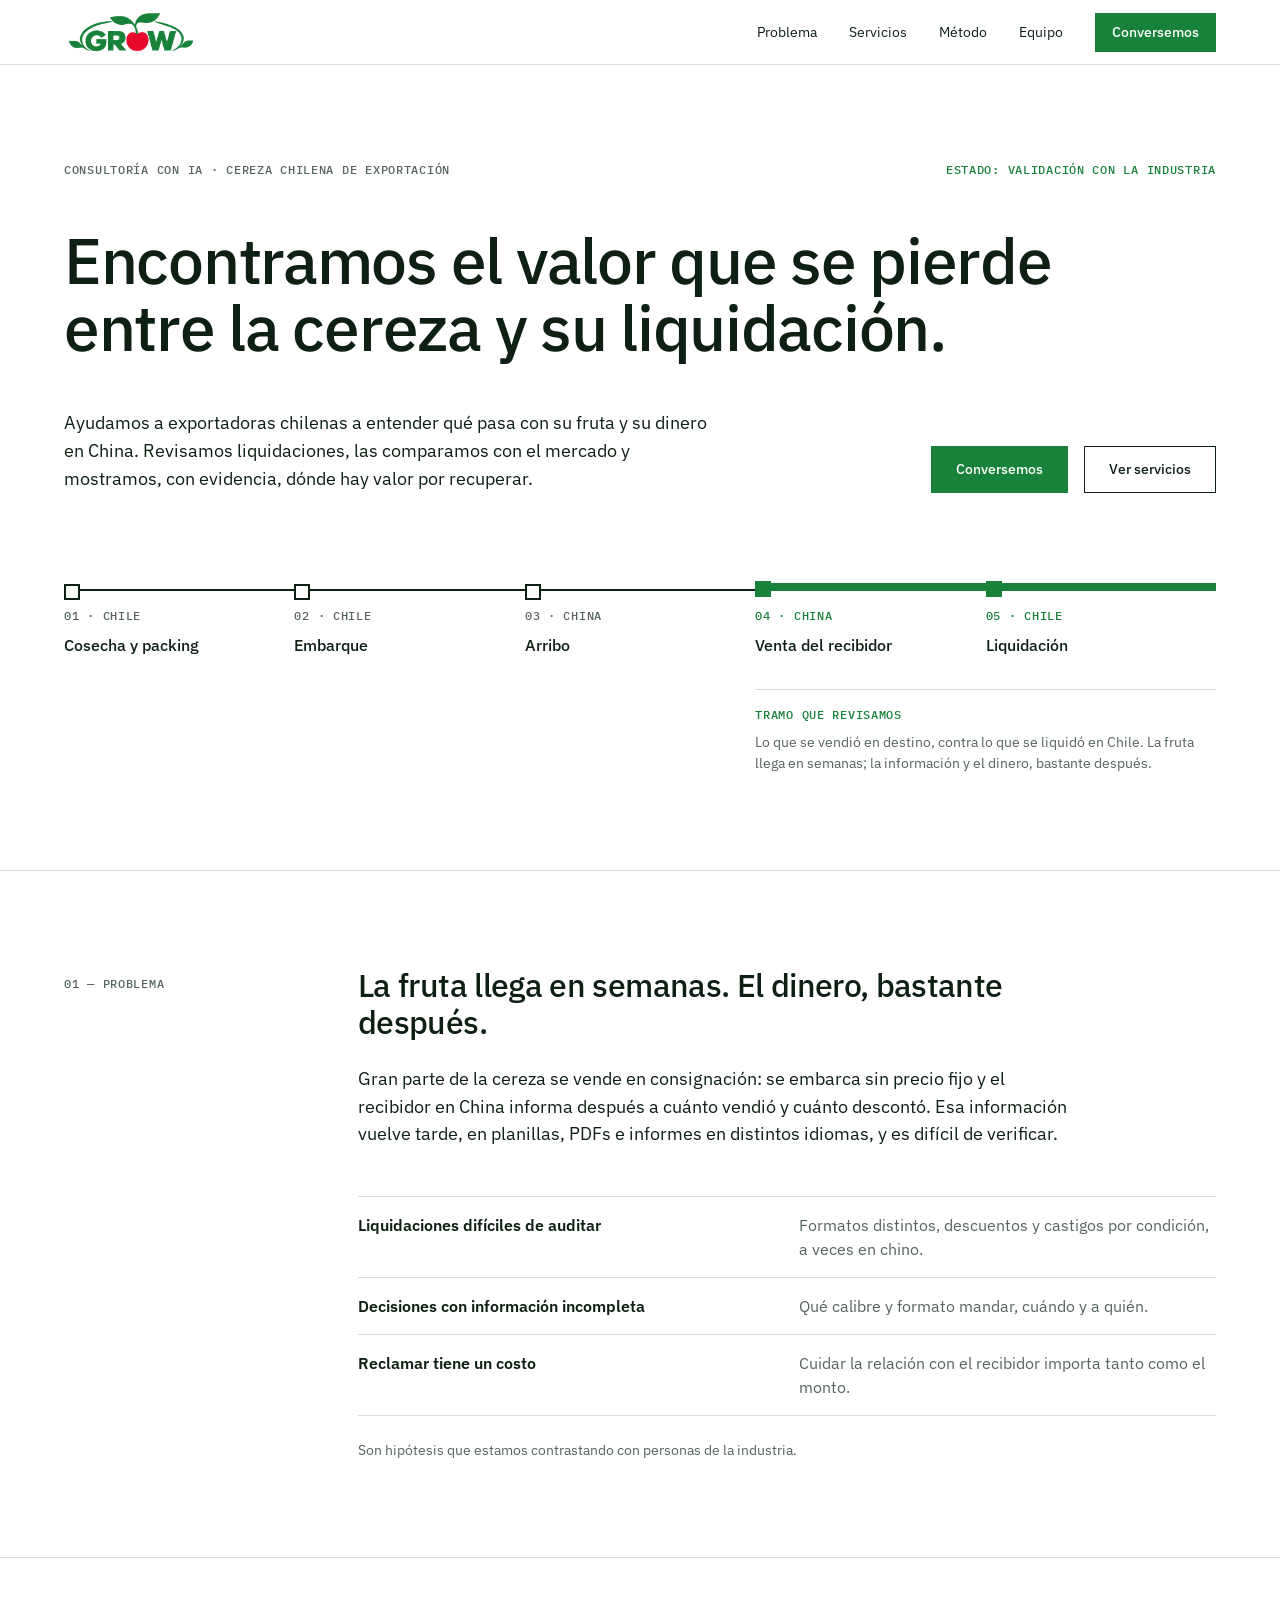
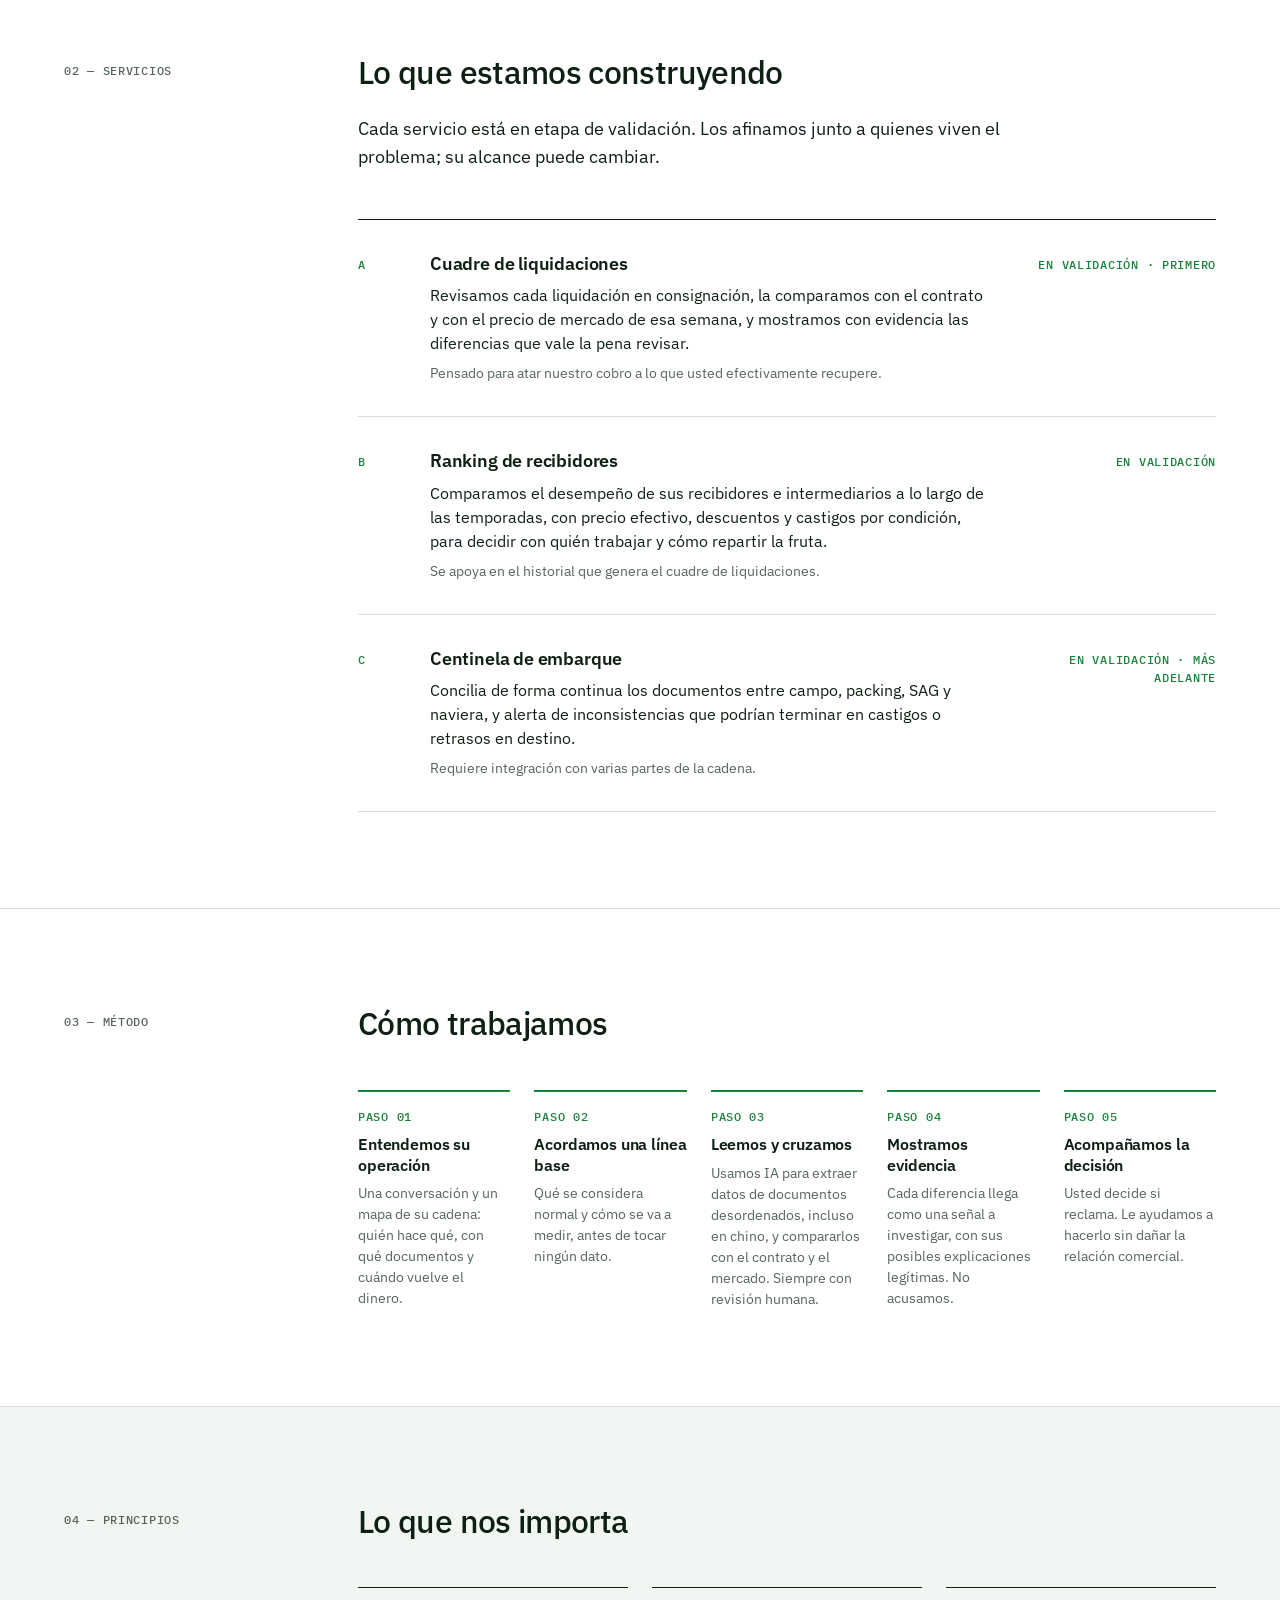
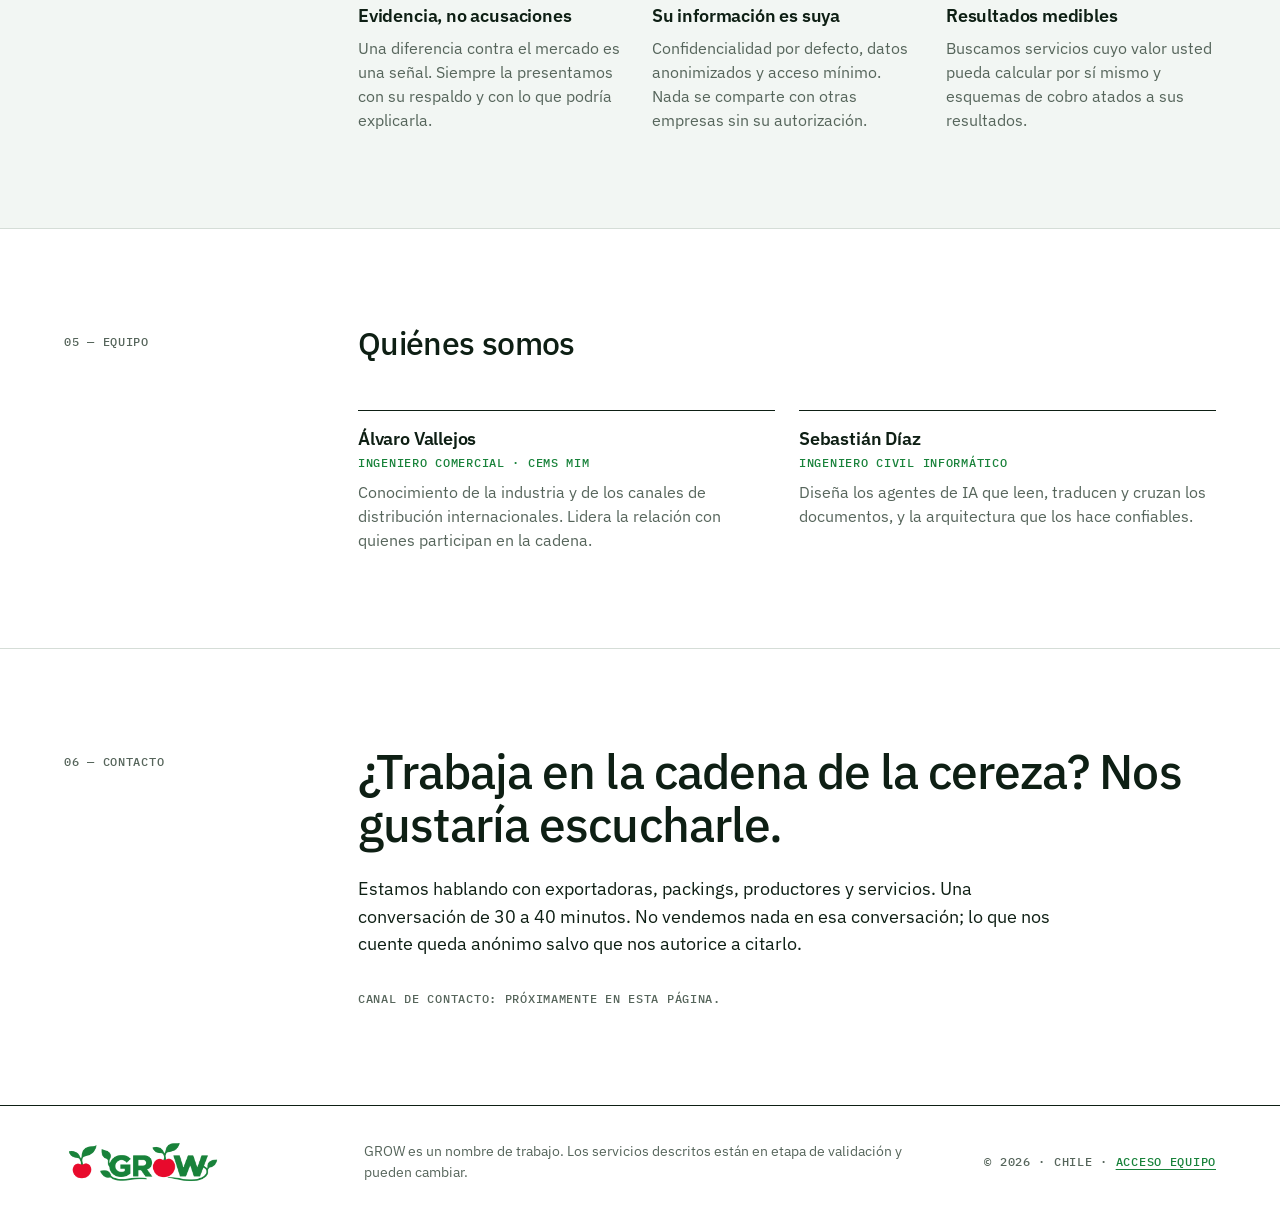
<file: index.html>
<!doctype html>
<html lang="es-CL">
<head>
  <meta charset="utf-8">
  <meta name="viewport" content="width=device-width, initial-scale=1">
  <title>GROW · Consultoría con IA para la cereza chilena de exportación</title>
  <meta name="description" content="Ayudamos a exportadoras chilenas de cereza a entender qué pasa con su fruta y su dinero en China: revisamos liquidaciones, comparamos con el mercado y mostramos dónde hay valor por recuperar.">
  <meta property="og:title" content="GROW · Consultoría con IA para la cereza chilena">
  <meta property="og:description" content="Encontramos el valor que se pierde entre la cereza y su liquidación.">
  <meta property="og:type" content="website">
  <meta name="theme-color" content="#FFFFFF">
  <meta property="og:image" content="https://sebxdixz.github.io/grow-web/assets/marca/og.png">
  <meta property="og:image:width" content="1200">
  <meta property="og:image:height" content="630">
  <meta name="twitter:card" content="summary_large_image">
  <link rel="icon" type="image/png" sizes="32x32" href="assets/marca/favicon-32.png">
  <link rel="apple-touch-icon" href="assets/marca/apple-touch-icon.png">
  <link rel="preconnect" href="https://fonts.googleapis.com">
  <link rel="preconnect" href="https://fonts.gstatic.com" crossorigin>
  <link rel="stylesheet" href="https://fonts.googleapis.com/css2?family=IBM+Plex+Mono:wght@400;500&family=IBM+Plex+Sans:wght@400;500;600&display=swap">
  <link rel="stylesheet" href="styles.css">
</head>
<body>
  <a class="skip" href="#contenido">Saltar al contenido</a>

  <header class="top">
    <div class="wrap bar">
      <a class="brand" href="#" aria-label="GROW, inicio"><img src="assets/marca/logotipo-web.png" alt="GROW" width="446" height="160"></a>
      <button class="menu-btn" id="menuBtn" aria-expanded="false" aria-controls="nav">Menú</button>
      <nav id="nav" aria-label="Principal">
        <a href="#problema">Problema</a>
        <a href="#servicios">Servicios</a>
        <a href="#metodo">Método</a>
        <a href="#equipo">Equipo</a>
        <a class="btn" href="#contacto">Conversemos</a>
      </nav>
    </div>
  </header>

  <main id="contenido">
    <section class="hero">
      <div class="wrap">
        <div class="hero-meta">
          <span class="mono">Consultoría con IA · Cereza chilena de exportación</span>
          <span class="mono green">Estado: validación con la industria</span>
        </div>
        <h1>Encontramos el valor que se pierde entre la cereza y su liquidación.</h1>
        <div class="hero-foot">
          <p class="lead">Ayudamos a exportadoras chilenas a entender qué pasa con su fruta y su dinero en China. Revisamos liquidaciones, las comparamos con el mercado y mostramos, con evidencia, dónde hay valor por recuperar.</p>
          <div class="actions">
            <a class="btn" href="#contacto">Conversemos</a>
            <a class="btn btn-line" href="#servicios">Ver servicios</a>
          </div>
        </div>

        <figure class="track" aria-labelledby="trackCap">
          <ol>
            <li><span class="mono">01 · Chile</span><strong>Cosecha y packing</strong></li>
            <li><span class="mono">02 · Chile</span><strong>Embarque</strong></li>
            <li><span class="mono">03 · China</span><strong>Arribo</strong></li>
            <li class="hl"><span class="mono">04 · China</span><strong>Venta del recibidor</strong></li>
            <li class="hl"><span class="mono">05 · Chile</span><strong>Liquidación</strong></li>
          </ol>
          <figcaption id="trackCap"><span class="mono green">Tramo que revisamos</span> Lo que se vendió en destino, contra lo que se liquidó en Chile. La fruta llega en semanas; la información y el dinero, bastante después.</figcaption>
        </figure>
      </div>
    </section>

    <section id="problema" class="sec">
      <div class="wrap grid">
        <p class="label mono">01 — Problema</p>
        <div class="body">
          <h2>La fruta llega en semanas. El dinero, bastante después.</h2>
          <p class="text">Gran parte de la cereza se vende en consignación: se embarca sin precio fijo y el recibidor en China informa después a cuánto vendió y cuánto descontó. Esa información vuelve tarde, en planillas, PDFs e informes en distintos idiomas, y es difícil de verificar.</p>
          <dl class="rows">
            <div><dt>Liquidaciones difíciles de auditar</dt><dd>Formatos distintos, descuentos y castigos por condición, a veces en chino.</dd></div>
            <div><dt>Decisiones con información incompleta</dt><dd>Qué calibre y formato mandar, cuándo y a quién.</dd></div>
            <div><dt>Reclamar tiene un costo</dt><dd>Cuidar la relación con el recibidor importa tanto como el monto.</dd></div>
          </dl>
          <p class="note">Son hipótesis que estamos contrastando con personas de la industria.</p>
        </div>
      </div>
    </section>

    <section id="servicios" class="sec">
      <div class="wrap grid">
        <p class="label mono">02 — Servicios</p>
        <div class="body">
          <h2>Lo que estamos construyendo</h2>
          <p class="text">Cada servicio está en etapa de validación. Los afinamos junto a quienes viven el problema; su alcance puede cambiar.</p>
          <ol class="services">
            <li>
              <span class="mono idx">A</span>
              <div>
                <h3>Cuadre de liquidaciones</h3>
                <p>Revisamos cada liquidación en consignación, la comparamos con el contrato y con el precio de mercado de esa semana, y mostramos con evidencia las diferencias que vale la pena revisar.</p>
                <p class="meta">Pensado para atar nuestro cobro a lo que usted efectivamente recupere.</p>
              </div>
              <span class="mono green status">En validación · primero</span>
            </li>
            <li>
              <span class="mono idx">B</span>
              <div>
                <h3>Ranking de recibidores</h3>
                <p>Comparamos el desempeño de sus recibidores e intermediarios a lo largo de las temporadas, con precio efectivo, descuentos y castigos por condición, para decidir con quién trabajar y cómo repartir la fruta.</p>
                <p class="meta">Se apoya en el historial que genera el cuadre de liquidaciones.</p>
              </div>
              <span class="mono green status">En validación</span>
            </li>
            <li>
              <span class="mono idx">C</span>
              <div>
                <h3>Centinela de embarque</h3>
                <p>Concilia de forma continua los documentos entre campo, packing, SAG y naviera, y alerta de inconsistencias que podrían terminar en castigos o retrasos en destino.</p>
                <p class="meta">Requiere integración con varias partes de la cadena.</p>
              </div>
              <span class="mono green status">En validación · más adelante</span>
            </li>
          </ol>
        </div>
      </div>
    </section>

    <section id="metodo" class="sec">
      <div class="wrap grid">
        <p class="label mono">03 — Método</p>
        <div class="body">
          <h2>Cómo trabajamos</h2>
          <ol class="steps">
            <li><span class="mono green">Paso 01</span><h3>Entendemos su operación</h3><p>Una conversación y un mapa de su cadena: quién hace qué, con qué documentos y cuándo vuelve el dinero.</p></li>
            <li><span class="mono green">Paso 02</span><h3>Acordamos una línea base</h3><p>Qué se considera normal y cómo se va a medir, antes de tocar ningún dato.</p></li>
            <li><span class="mono green">Paso 03</span><h3>Leemos y cruzamos</h3><p>Usamos IA para extraer datos de documentos desordenados, incluso en chino, y compararlos con el contrato y el mercado. Siempre con revisión humana.</p></li>
            <li><span class="mono green">Paso 04</span><h3>Mostramos evidencia</h3><p>Cada diferencia llega como una señal a investigar, con sus posibles explicaciones legítimas. No acusamos.</p></li>
            <li><span class="mono green">Paso 05</span><h3>Acompañamos la decisión</h3><p>Usted decide si reclama. Le ayudamos a hacerlo sin dañar la relación comercial.</p></li>
          </ol>
        </div>
      </div>
    </section>

    <section class="sec tint">
      <div class="wrap grid">
        <p class="label mono">04 — Principios</p>
        <div class="body">
          <h2>Lo que nos importa</h2>
          <div class="cols3">
            <div><h3>Evidencia, no acusaciones</h3><p>Una diferencia contra el mercado es una señal. Siempre la presentamos con su respaldo y con lo que podría explicarla.</p></div>
            <div><h3>Su información es suya</h3><p>Confidencialidad por defecto, datos anonimizados y acceso mínimo. Nada se comparte con otras empresas sin su autorización.</p></div>
            <div><h3>Resultados medibles</h3><p>Buscamos servicios cuyo valor usted pueda calcular por sí mismo y esquemas de cobro atados a sus resultados.</p></div>
          </div>
        </div>
      </div>
    </section>

    <section id="equipo" class="sec">
      <div class="wrap grid">
        <p class="label mono">05 — Equipo</p>
        <div class="body">
          <h2>Quiénes somos</h2>
          <div class="cols2">
            <div>
              <h3>Álvaro Vallejos</h3>
              <p class="mono role">Ingeniero Comercial · CEMS MIM</p>
              <p>Conocimiento de la industria y de los canales de distribución internacionales. Lidera la relación con quienes participan en la cadena.</p>
            </div>
            <div>
              <h3>Sebastián Díaz</h3>
              <p class="mono role">Ingeniero Civil Informático</p>
              <p>Diseña los agentes de IA que leen, traducen y cruzan los documentos, y la arquitectura que los hace confiables.</p>
            </div>
          </div>
        </div>
      </div>
    </section>

    <section id="contacto" class="sec">
      <div class="wrap grid">
        <p class="label mono">06 — Contacto</p>
        <div class="body">
          <h2 class="big">¿Trabaja en la cadena de la cereza? Nos gustaría escucharle.</h2>
          <p class="text">Estamos hablando con exportadoras, packings, productores y servicios. Una conversación de 30 a 40 minutos. No vendemos nada en esa conversación; lo que nos cuente queda anónimo salvo que nos autorice a citarlo.</p>
          <a class="btn" id="contactBtn" href="#contacto" hidden>Escríbanos</a>
          <p class="mono muted" id="contactFallback">Canal de contacto: próximamente en esta página.</p>
        </div>
      </div>
    </section>
  </main>

  <footer class="foot">
    <div class="wrap foot-grid">
      <img class="foot-logo" src="assets/marca/imagotipo-web.png" alt="GROW" width="528" height="160" loading="lazy">
      <p>GROW es un nombre de trabajo. Los servicios descritos están en etapa de validación y pueden cambiar.</p>
      <p class="mono">© <span id="year">2026</span> · Chile · <a href="intranet/" rel="nofollow">Acceso equipo</a></p>
    </div>
  </footer>

  <script src="site.js"></script>
</body>
</html>
</file>
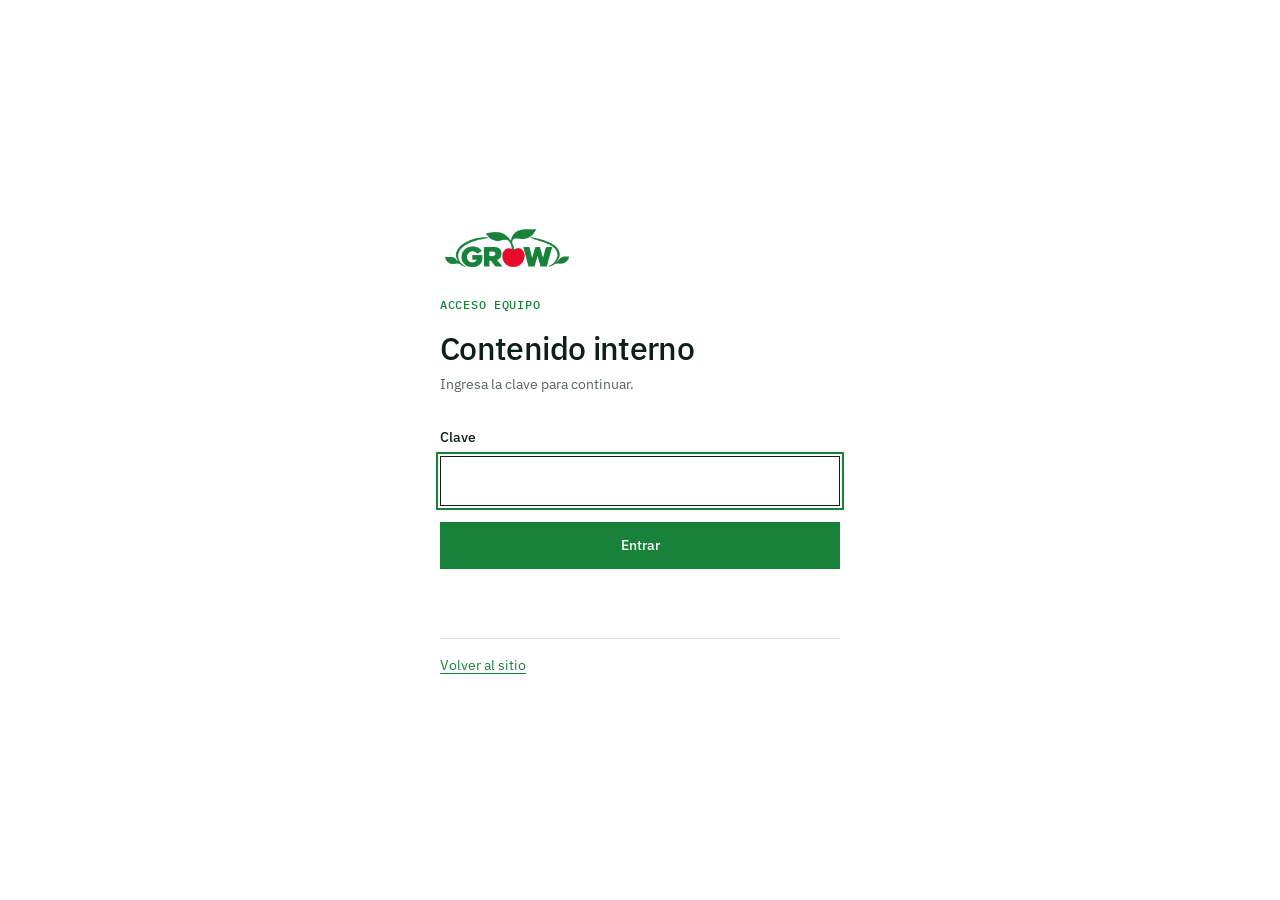
<file: intranet/index.html>
<!doctype html>
<html lang="es-CL">
<head>
  <meta charset="utf-8">
  <meta name="viewport" content="width=device-width, initial-scale=1">
  <meta name="robots" content="noindex,nofollow">
  <link rel="icon" type="image/png" sizes="32x32" href="../assets/marca/favicon-32.png">
  <title>GROW · Acceso equipo</title>
  <link rel="preconnect" href="https://fonts.googleapis.com">
  <link rel="preconnect" href="https://fonts.gstatic.com" crossorigin>
  <link rel="stylesheet" href="https://fonts.googleapis.com/css2?family=IBM+Plex+Mono:wght@500&family=IBM+Plex+Sans:wght@400;500;600&display=swap">
  <style>
    :root{--paper:#FFFFFF;--ink:#0E1F14;--green:#18823A;--green-d:#116A2E;--muted:#56655B;--rule:#D5DDD7}
    *{box-sizing:border-box}
    body{margin:0;min-height:100vh;display:grid;place-items:center;background:var(--paper);font:400 16px/1.5 "IBM Plex Sans",system-ui,-apple-system,"Segoe UI",Roboto,Arial,sans-serif;color:var(--ink)}
    .gate{width:min(400px,calc(100vw - 32px))}
    .logo{height:48px;width:auto;display:block;margin:0 0 24px}
    .mono{font:500 12px/1.5 "IBM Plex Mono",ui-monospace,Menlo,Consolas,monospace;letter-spacing:.06em;text-transform:uppercase;color:var(--green);margin:0 0 16px}
    h1{font-weight:500;font-size:32px;line-height:1.15;letter-spacing:-.02em;margin:0 0 8px}
    p{color:var(--muted);margin:0 0 32px;font-size:14px}
    label{display:block;font-size:14px;font-weight:500;margin-bottom:8px}
    input{width:100%;padding:12px 16px;border:1px solid var(--ink);border-radius:0;background:var(--paper);color:var(--ink);font:inherit}
    input:focus-visible,button:focus-visible,a:focus-visible{outline:2px solid var(--green);outline-offset:2px}
    button{margin-top:16px;width:100%;padding:12px 24px;border:1px solid var(--green);border-radius:0;background:var(--green);color:var(--paper);font:500 14px/1.5 "IBM Plex Sans",system-ui,sans-serif;cursor:pointer}
    button:hover{background:var(--green-d);border-color:var(--green-d)}
    button:disabled{opacity:.6;cursor:progress}
    #msg{min-height:1.5em;margin:16px 0 0;color:var(--ink);font-size:14px}
    .back{display:inline-block;margin-top:32px;padding-top:16px;border-top:1px solid var(--rule);width:100%;color:var(--green);font-size:14px;text-underline-offset:3px}
  </style>
</head>
<body>
  <main class="gate">
    <img class="logo" src="../assets/marca/logotipo-web.png" alt="GROW" width="446" height="160">
    <p class="mono">Acceso equipo</p>
    <h1>Contenido interno</h1>
    <p>Ingresa la clave para continuar.</p>
    <form id="f" autocomplete="off">
      <label for="pw">Clave</label>
      <input id="pw" type="password" autocomplete="current-password" required autofocus>
      <button id="go" type="submit">Entrar</button>
      <p id="msg" role="alert"></p>
    </form>
    <a class="back" href="../">Volver al sitio</a>
  </main>

  <script src="vault.js"></script>
  <script>
  (function () {
    'use strict';
    var V = window.GROW_VAULT;
    var f = document.getElementById('f'), pw = document.getElementById('pw'), msg = document.getElementById('msg'), go = document.getElementById('go');
    var enc = new TextEncoder(), dec = new TextDecoder();

    function fromB64(s) { var b = atob(s), u = new Uint8Array(b.length); for (var i = 0; i < b.length; i++) u[i] = b.charCodeAt(i); return u; }
    function toB64(u) { var s = ''; for (var i = 0; i < u.length; i++) s += String.fromCharCode(u[i]); return btoa(s); }
    function safe(js) { return String(js).replace(/<\/(script)/gi, '<\\/$1'); }

    async function deriveKey(pass, salt, iter) {
      var km = await crypto.subtle.importKey('raw', enc.encode(pass), 'PBKDF2', false, ['deriveKey']);
      return crypto.subtle.deriveKey({ name: 'PBKDF2', salt: salt, iterations: iter, hash: 'SHA-256' }, km, { name: 'AES-GCM', length: 256 }, false, ['encrypt', 'decrypt']);
    }

    function launch(parts, key, salt, iter) {
      // Permite re-cifrar el contenido con la misma clave al exportar.
      window.__growSeal = async function (newData) {
        var iv = crypto.getRandomValues(new Uint8Array(12));
        var payload = JSON.stringify({ body: parts.body, css: parts.css, js: parts.js, data: newData });
        var ct = new Uint8Array(await crypto.subtle.encrypt({ name: 'AES-GCM', iv: iv }, key, enc.encode(payload)));
        return { v: 1, kdf: 'PBKDF2-SHA256', iter: iter, salt: toB64(salt), iv: toB64(iv), ct: toB64(ct) };
      };
      var page = '<!doctype html><html lang="es-CL"><head><meta charset="utf-8"><meta name="viewport" content="width=device-width, initial-scale=1">' +
        '<meta name="robots" content="noindex,nofollow"><title>GROW · Intranet</title><style>' + parts.css + '</style></head><body>' + parts.body +
        '<script>window.GROW_DATA = ' + safe(JSON.stringify(parts.data)) + ';<\/script><script>' + safe(parts.js) + '<\/script></body></html>';
      document.open(); document.write(page); document.close();
    }

    f.addEventListener('submit', async function (ev) {
      ev.preventDefault();
      if (!V || !window.crypto || !crypto.subtle) { msg.textContent = 'Este navegador no soporta el acceso seguro (requiere HTTPS).'; return; }
      go.disabled = true; msg.textContent = 'Verificando…';
      try {
        var salt = fromB64(V.salt), iter = V.iter;
        var key = await deriveKey(pw.value, salt, iter);
        var plain = await crypto.subtle.decrypt({ name: 'AES-GCM', iv: fromB64(V.iv) }, key, fromB64(V.ct));
        var parts = JSON.parse(dec.decode(plain));
        launch(parts, key, salt, iter);
      } catch (e) {
        await new Promise(function (r) { setTimeout(r, 900); });
        msg.textContent = 'Clave incorrecta.';
        pw.select(); go.disabled = false;
      }
    });
  })();
  </script>
</body>
</html>
</file>
<file: styles.css>
/* Sistema visual: ver README.md. No agregar valores fuera de estos tokens. */
:root{
  --paper:#FFFFFF; --ink:#0E1F14; --green:#18823A; --green-d:#116A2E; --cherry:#E80A2C;
  --muted:#56655B; --rule:#D5DDD7; --tint:#F2F6F3;
  --sans:"IBM Plex Sans",system-ui,-apple-system,"Segoe UI",Roboto,Arial,sans-serif;
  --mono:"IBM Plex Mono",ui-monospace,"SFMono-Regular",Menlo,Consolas,monospace;
  --wrap:1200px; --gut:24px;
}
*{box-sizing:border-box}
[hidden]{display:none!important}
html{scroll-padding-top:64px}
body{margin:0;background:var(--paper);color:var(--ink);font:400 16px/1.5 var(--sans);-webkit-font-smoothing:antialiased}
a{color:var(--green);text-underline-offset:3px}
a:hover{color:var(--green-d)}
p{margin:0}
:focus-visible{outline:2px solid var(--green);outline-offset:2px}
.skip{position:absolute;left:-999px;top:8px;background:var(--paper);padding:8px 16px;z-index:9}
.skip:focus{left:8px}
.wrap{max-width:var(--wrap);margin:0 auto;padding:0 var(--gut)}

/* tipografía */
h1,h2,h3{margin:0;font-weight:500;letter-spacing:-.02em;color:var(--ink)}
h1{font-size:64px;line-height:1.05;max-width:16em}
h2{font-size:32px;line-height:1.15;max-width:22em}
h2.big{font-size:48px;line-height:1.1}
h3{font-size:18px;line-height:1.3;font-weight:600;letter-spacing:-.01em}
.mono{font:500 12px/1.5 var(--mono);letter-spacing:.06em;text-transform:uppercase;color:var(--muted)}
.green{color:var(--green)}
.muted{color:var(--muted)}

/* botones */
.btn{display:inline-block;background:var(--green);color:var(--paper);border:1px solid var(--green);padding:12px 24px;font:500 14px/1.5 var(--sans);text-decoration:none}
.btn:hover{background:var(--green-d);border-color:var(--green-d);color:var(--paper)}
.btn-line{background:transparent;color:var(--ink);border-color:var(--ink)}
.btn-line:hover{background:var(--ink);border-color:var(--ink);color:var(--paper)}

/* cabecera */
.top{position:sticky;top:0;z-index:5;background:var(--paper);border-bottom:1px solid var(--rule)}
.bar{display:flex;align-items:center;justify-content:space-between;height:64px}
.brand{display:inline-flex;align-items:center}
.brand img{height:48px;width:auto;display:block}
nav{display:flex;align-items:center;gap:32px}
nav a:not(.btn){color:var(--ink);text-decoration:none;font-size:14px}
nav a:not(.btn):hover{color:var(--green);text-decoration:underline}
nav .btn{padding:8px 16px}
.menu-btn{display:none;background:var(--paper);border:1px solid var(--ink);padding:8px 16px;font:500 12px/1.5 var(--mono);letter-spacing:.06em;text-transform:uppercase;color:var(--ink);cursor:pointer}

/* hero */
.hero{padding:96px 0 0}
.hero-meta{display:flex;justify-content:space-between;gap:16px;flex-wrap:wrap;margin-bottom:48px}
.hero-foot{display:grid;grid-template-columns:repeat(12,1fr);column-gap:var(--gut);margin-top:48px;align-items:end}
.lead{grid-column:1/8;font-size:18px;line-height:1.55;color:var(--ink)}
.actions{grid-column:9/13;display:flex;gap:16px;justify-content:flex-end;flex-wrap:wrap}

/* diagrama del recorrido */
.track{margin:96px 0 0;padding:0 0 96px}
.track ol{list-style:none;margin:0;padding:0;display:grid;grid-template-columns:repeat(5,1fr)}
.track li{border-top:2px solid var(--ink);padding:16px 16px 0 0;display:flex;flex-direction:column;gap:8px;position:relative}
.track li::before{content:"";position:absolute;left:0;top:-7px;width:12px;height:12px;background:var(--paper);border:2px solid var(--ink)}
.track li.hl{border-top:8px solid var(--green);margin-top:-6px}
.track li.hl::before{border-color:var(--green);background:var(--green);top:-10px}
.track li.hl .mono{color:var(--green)}
.track strong{font-weight:500;font-size:16px}
.track figcaption{margin-left:60%;margin-top:32px;padding-top:16px;border-top:1px solid var(--rule);font-size:14px;color:var(--muted);display:flex;flex-direction:column;gap:8px}

/* secciones */
.sec{border-top:1px solid var(--rule);padding:96px 0}
.sec.tint{background:var(--tint)}
.grid{display:grid;grid-template-columns:repeat(12,1fr);column-gap:var(--gut)}
.label{grid-column:1/4;padding-top:8px}
.body{grid-column:4/13}
.text{font-size:18px;line-height:1.55;max-width:40em;margin-top:24px;color:var(--ink)}
.note{margin-top:24px;font-size:14px;color:var(--muted)}

.rows{margin:48px 0 0;border-top:1px solid var(--rule)}
.rows>div{display:grid;grid-template-columns:1fr 1fr;column-gap:var(--gut);padding:16px 0;border-bottom:1px solid var(--rule)}
.rows dt{font-weight:600}
.rows dd{margin:0;color:var(--muted)}

.services{list-style:none;margin:48px 0 0;padding:0;border-top:1px solid var(--ink)}
.services li{display:grid;grid-template-columns:48px 1fr 200px;column-gap:var(--gut);padding:32px 0;border-bottom:1px solid var(--rule)}
.services .idx{color:var(--green);padding-top:4px}
.services p{margin-top:8px;max-width:40em}
.services .meta{font-size:14px;color:var(--muted)}
.services .status{text-align:right;padding-top:4px}

.steps{list-style:none;margin:48px 0 0;padding:0;display:grid;grid-template-columns:repeat(5,1fr);column-gap:var(--gut)}
.steps li{border-top:2px solid var(--green);padding-top:16px;display:flex;flex-direction:column;gap:8px}
.steps h3{font-size:16px}
.steps p{font-size:14px;color:var(--muted)}

.cols3,.cols2{display:grid;column-gap:var(--gut);row-gap:32px;margin-top:48px}
.cols3{grid-template-columns:repeat(3,1fr)}
.cols2{grid-template-columns:repeat(2,1fr)}
.cols3>div,.cols2>div{border-top:1px solid var(--ink);padding-top:16px}
.cols3 p,.cols2 p{margin-top:8px;color:var(--muted)}
.cols2 .role{margin-top:4px;color:var(--green)}

#contacto .btn,#contactFallback{margin-top:32px;display:inline-block}

/* pie */
.foot{border-top:1px solid var(--ink);padding:32px 0;font-size:14px;color:var(--muted)}
.foot-grid{display:grid;grid-template-columns:3fr 6fr 3fr;column-gap:var(--gut);align-items:center}
.foot-logo{height:48px;width:auto;display:block}
.foot-grid .mono:last-child{text-align:right}

/* móvil */
@media (max-width:960px){
  h1{font-size:48px}
  h2.big{font-size:32px}
  .label,.body,.lead,.actions{grid-column:1/-1}
  .label{margin-bottom:16px}
  .actions{justify-content:flex-start;margin-top:32px}
  .steps,.cols3{grid-template-columns:1fr;row-gap:32px}
  .services li{grid-template-columns:32px 1fr}
  .services .status{grid-column:2;text-align:left;margin-top:16px}
  .track ol{grid-template-columns:1fr}
  .track li,.track li.hl{border-top:0;border-left:2px solid var(--ink);margin:0;padding:0 0 24px 24px}
  .track li.hl{border-left:8px solid var(--green);padding-left:18px}
  .track li::before{left:-7px;top:0}
  .track li.hl::before{left:-10px;top:0}
  .track figcaption{margin-left:0}
  .foot-grid{grid-template-columns:1fr;row-gap:16px}
  .foot-grid .mono:last-child{text-align:left}
  .menu-btn{display:block}
  nav{display:none;position:absolute;top:64px;left:0;right:0;background:var(--paper);border-bottom:1px solid var(--rule);flex-direction:column;align-items:flex-start;gap:16px;padding:24px 16px}
  nav.open{display:flex}
}
@media (max-width:600px){
  .wrap{padding:0 16px}
  h1{font-size:32px;line-height:1.15}
  h2{font-size:22px}
  .hero{padding-top:48px}
  .hero-meta{flex-direction:column;gap:8px;margin-bottom:32px}
  .sec{padding:64px 0}
  .track{margin-top:64px;padding-bottom:64px}
  .rows>div{grid-template-columns:1fr;row-gap:4px}
  .cols2{grid-template-columns:1fr}
}
</file>
